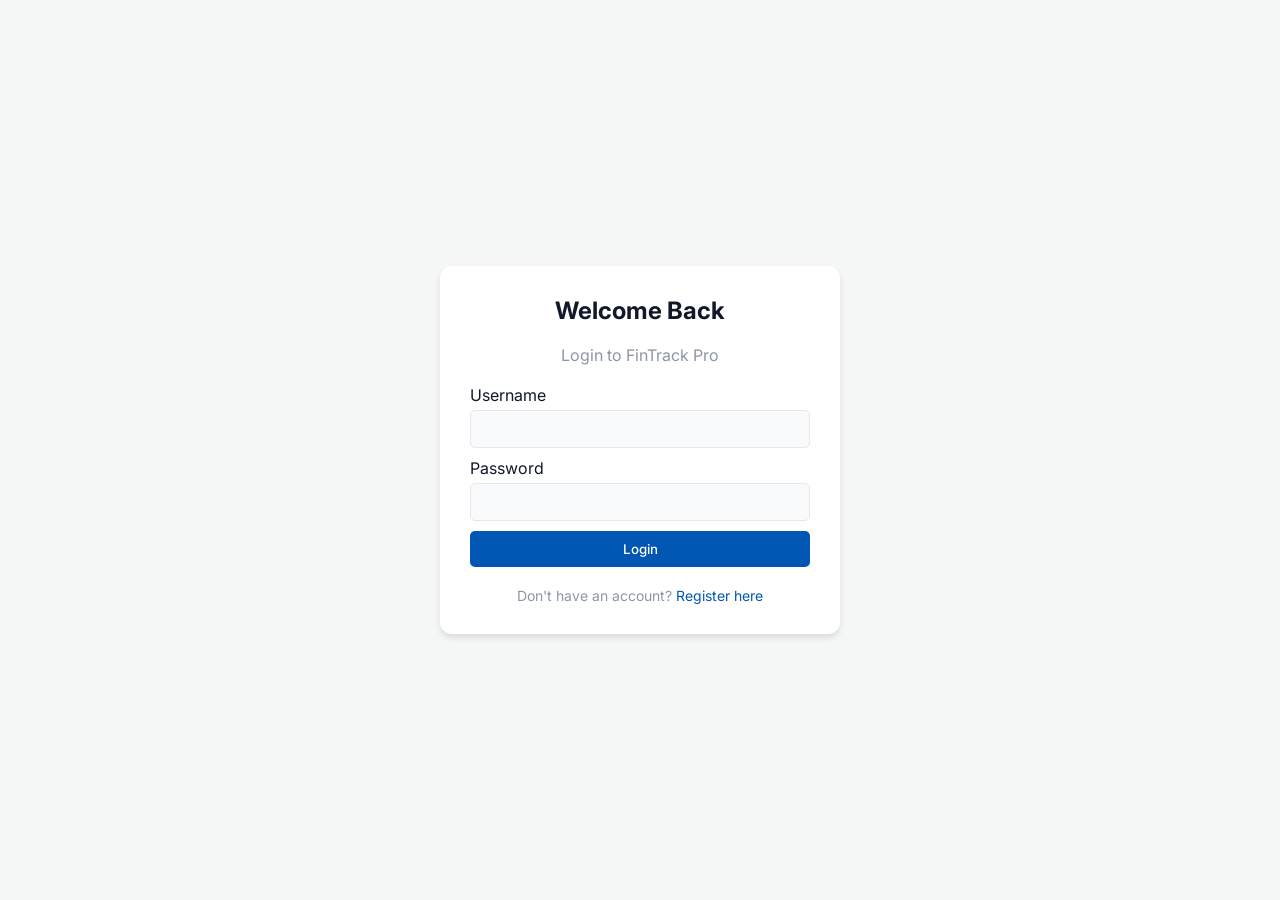
<file: index.html>
<!-- LOGIN Page -->
<!doctype html>
<html lang="en">
  <head>
    <meta charset="UTF-8" />
    <meta name="viewport" content="width=device-width, initial-scale=1.0" />
    <title>FinTrack Pro - Project</title>
    <link rel="stylesheet" href="style.css" />
  </head>
  <body style="display: flex; flex-direction: column; justify-content: center; align-items: center;">
    <div class="auth-card">
      <h2>Welcome Back</h2>
      <p>Login to FinTrack Pro</p>

      <form class="inp-form" id="login-form">
        <div class="form-group">
          <label for="Username">Username</label>
          <input required type="text" name="Username" id="login-username" />
        </div>

        <div class="form-group">
          <label for="Password">Password</label>
          <input required type="password" name="Password" id="login-password" />
        </div>

        <button id="loginBtn">Login</button>
      </form>

      <p>Don't have an account? <a href="register.html">Register here</a></p>
    </div>

    <script>
      const loginForm = document.querySelector("#login-form");
      const form = document.querySelector("form");

      // Retriving all data from local storage.
      const registeredUsers = JSON.parse(localStorage.getItem("RegisteredUsers")) || [];

      form.addEventListener("submit", (event) => {
        event.preventDefault();

        let username = event.target[0].value;
        let password = event.target[1].value;

        if (username.trim() === "" || password.trim() === "") {
          alert("Please fill all the fields!");
          return;
        }

        // Checking if user is Valid
        const validUser = registeredUsers.find((elem) => elem.username === username && elem.password === password);
        
        if(validUser){
          localStorage.setItem("currentUser", username);
          window.location.href = "dashboard.html";
          form.reset();
        }else{
          alert("Invalid Username or Password, please try again.");
          return;
        }
      });   
    </script>
  </body>
</html>
</file>
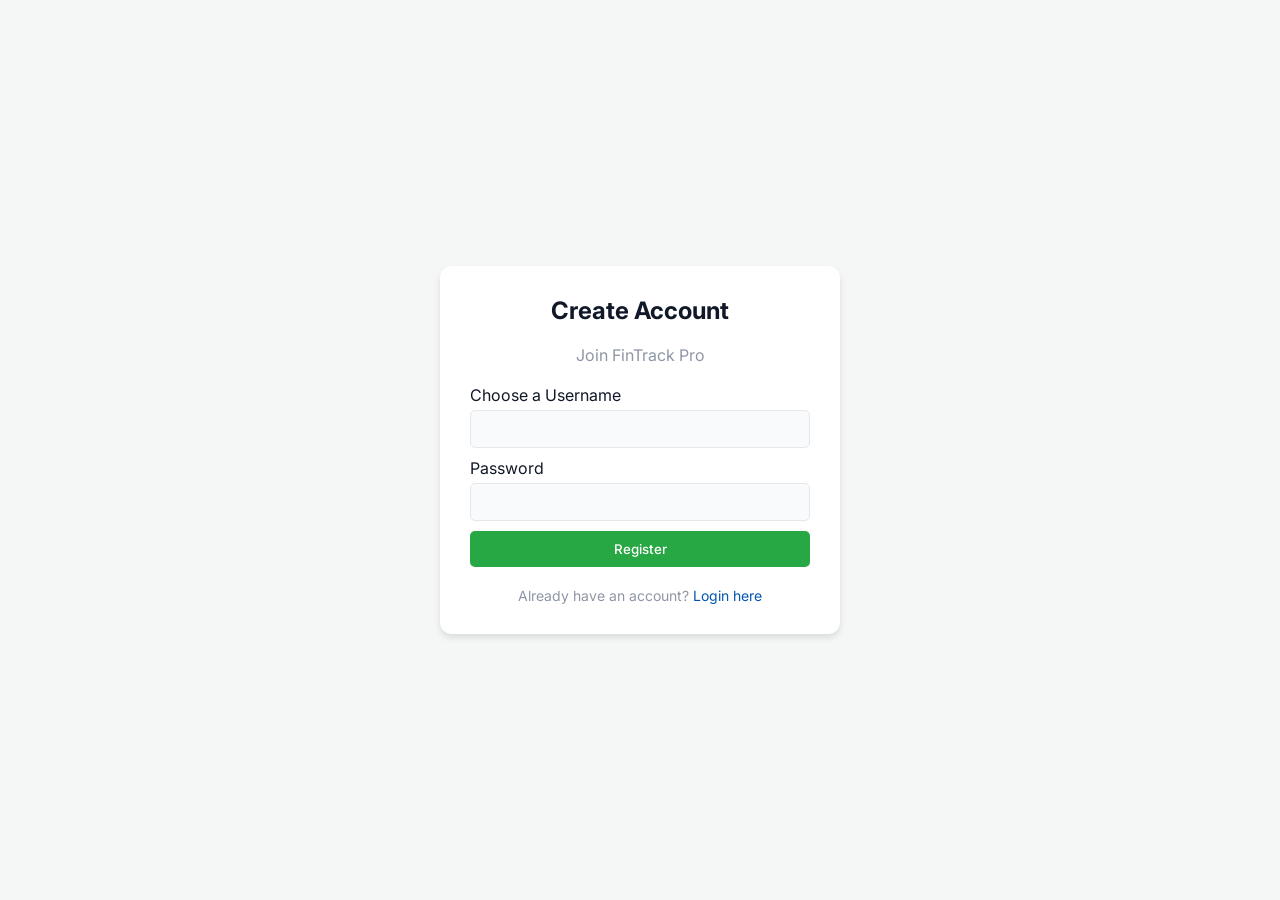
<file: register.html>
<!doctype html>
<html lang="en">
  <head>
    <meta charset="UTF-8" />
    <meta name="viewport" content="width=device-width, initial-scale=1.0" />
    <title>FinTrack Pro - Project</title>
    <link rel="stylesheet" href="style.css" />
  </head>
  <body style="display: flex; flex-direction: column; justify-content: center; align-items: center;">
    <div class="auth-card">
      <h2>Create Account</h2>
      <p>Join FinTrack Pro</p>

      <form class="inp-form" id="register-form">

        <div class="form-group">
          <label for="Username">Choose a Username</label>
          <input required type="text" name="Username" id="register-username" />
        </div>

        <div class="form-group">
          <label for="Password">Password</label>
          <input required type="password" name="Password" id="register-password" />
        </div>

        <button id="registerBtn">Register</button>
      </form>

      <p>Already have an account? <a href="index.html">Login here</a></p>
    </div>

    <script>
        const registerForm = document.querySelector("#register-form");
        const form = document.querySelector("form");

        const registeredUsers = JSON.parse(localStorage.getItem("RegisteredUsers")) || [];

        form.addEventListener("submit", (event) => {
            event.preventDefault();

            let username = event.target[0].value;
            let password = event.target[1].value;

            if(username.trim()==="" || password.trim()===""){
                alert("Please fill all the fields!");
                return;
            }

            const userExists = registeredUsers.find((elem)=> elem.username === username);

            if(userExists){
                alert("Username already Exists, please pick another username!");
                return;
            }else{
                // Converting Extracted Credentials into Object format
                let user = {
                    id: Date.now(),
                    username,
                    password,
                };

                registeredUsers.push(user);
                localStorage.setItem("RegisteredUsers", JSON.stringify(registeredUsers));

                alert("Registration Successfull!");
                window.location.href = "index.html"
                form.reset();
                
            }
            
        });

        
    </script>
  </body>
</html>
</file>
<file: style.css>
@import url("https://fonts.googleapis.com/css2?family=Inter:ital,opsz,wght@0,14..32,100..900;1,14..32,100..900&display=swap");

* {
  margin: 0;
  padding: 0;
  box-sizing: border-box;
  font-family: "Inter", sans-serif;
}

:root {
  /* Main */
  --bg: #f4f7f6;
  --sidebar: #ffffff;
  --navbar: #ffffff;
  --card: #ffffff;

  /* Text */
  --heading: #111827;
  --text: #8e96a5;

  /* Borders */
  --border: #e5e7eb;

  /* Inputs */
  --input-bg: #f8fafc;
  --input-text: #111827;

  /* Buttons */
  --primary: #3b82f6;
  --primary-hover: #2563eb;
  --add-btn-bg: #000000;
  --add-btn-hover: #222222;

  /* Sidebar */
  --sidebar-hover: #dbeafe;

  /* Sidebar links selected */
  --sidebar-active-bg: #dbeafe;
  --sidebar-active-text: #2563eb;

  /* Table */
  --table-head: #6b7280;
  --table-row: #f8fafc;

  /* Overlay */
  --overlay: rgba(0, 0, 0, 0.45);

  /* Chart */
  --graph-bg: #ffffff;
  --graph-grid: #d1d5db;
}

.dark-theme {
  /* Main */
  --bg: #111827;
  --sidebar: #1f2937;
  --navbar: #1f2937;
  --card: #1f2937;

  /* Text */
  --heading: #ffffff;
  --text: #94a3b8;

  /* Borders */
  --border: #374151;

  /* Inputs */
  --input-bg: #111827;
  --input-text: #ffffff;

  /* Buttons */
  --primary: #3b82f6;
  --primary-hover: #2563eb;
  --add-btn-bg: #3b82f6;
  --add-btn-hover: #2563eb;

  /* Sidebar */
  --sidebar-hover: #374151;

  /* Sidebar links selected */
  --sidebar-active-bg: #374151;
  --sidebar-active-text: #60a5fa;

  /* Table */
  --table-head: #94a3b8;
  --table-row: #111827;

  /* Overlay */
  --overlay: rgba(0, 0, 0, 0.6);

  /* Chart */
  --graph-bg: #111827;
  --graph-grid: #374151;
}

/* Fonts */
.f-inter {
  font-family: "Inter", sans-serif;
}

html,
body {
  height: 100%;
  width: 100%;
  overflow: hidden;
}

body {
  background: var(--bg);
  color: var(--heading);
}

p {
  color: var(--text) !important;
}

h1,
h2,
h3,
h4 {
  color: var(--heading);
}

input,
select,
textarea {
  background: var(--input-bg) !important;
  color: var(--input-text) !important;
  border: 1px solid var(--border) !important;
}

::placeholder {
  color: var(--text) !important;
}

th {
  color: var(--table-head) !important;
}

td {
  border-top: 1px solid var(--border) !important;
}

label {
  color: var(--heading) !important;
}

/* ------------- CUSTOM CLASSES ------------------- */

.view-active {
  display: flex !important;
  flex-direction: column;
}

.income {
  color: #026d2b; /* Green */
}
.income::before {
  content: "+";
}

.expense {
  color: #a20000; /* Red */
}
.expense::before {
  content: "-";
}

.active{
  display: flex !important;
}

/* ------------------------------------------------ */

/* LOGIN / REGISTER Pages */

/* Login/Register Cards */
.auth-card {
  background-color: white;
  padding: 30px;
  border-radius: 12px;
  box-shadow: 0 4px 6px rgba(0, 0, 0, 0.1);
  width: 100%;
  max-width: 400px;
  display: flex;
  flex-direction: column;
  justify-content: center;
  align-items: center;
  gap: 20px;
}

.inp-form {
  width: 100%;
  display: flex;
  flex-direction: column;
  gap: 10px;
}

.form-group {
  display: flex;
  flex-direction: column;
  justify-content: center;
  width: 100%;
  gap: 5px;
}

.form-group input {
  padding: 10px;
  width: 100%;
  border-radius: 5px;
  border: 1px solid rgba(128, 128, 128, 0.596);
}

#login-form button {
  width: 100%;
  padding: 10px;
  background-color: #0056b3;
  color: white;
  font-weight: 500;
  border: none;
  border-radius: 5px;
  cursor: pointer;
}
#register-form button {
  width: 100%;
  padding: 10px;
  background-color: #28a745;
  color: white;
  font-weight: 500;
  border: none;
  border-radius: 5px;
  cursor: pointer;
}

.auth-card p:last-child {
  font-size: 14px;
}

.auth-card a {
  text-decoration: none;
  color: #0056b3;
}

/* ------------------- DASHBOARD -------------------------- */

.app-container {
  display: flex;
  height: 100vh;
}

/* ------- Sidebar -------- */
aside {
  display: flex;
  flex-direction: column;
  justify-content: space-between;
  align-items: center;
  padding: 25px;
  background: var(--sidebar);
  border-right: 1px solid var(--border);
  min-width: 260px;
  max-width: 300px;
}

aside .top,
.bottom {
  width: 100%;
}

/* Logo */
aside .logo {
  width: 100%;
  display: flex;
  gap: 10px;
  align-items: center;
}

.logo svg {
  width: 30px;
}
/* Only Visible in Dark Mode */
.logo img:last-child {
  display: none;
}

.logo p {
  color: grey;
}

.top {
  display: flex;
  flex-direction: column;
  gap: 30px;
}

.sidelinks {
  display: flex;
  flex-direction: column;
  gap: 10px;
}

/* Sidelinks & Icons */

.sidelinks a {
  text-decoration: none;
}

.btnicon {
  width: 18px;
}

.sidebar-link {
  width: 100%;
  background-color: transparent;
  color: var(--text) !important;
  padding: 12px 16px;
  display: flex;
  gap: 5px;
  align-items: center;
  font-size: 16px;
  border: none;
  border-radius: 5px;
  transition: 0.2s ease-in-out;
}

.sidebar-link.active {
  background: var(--sidebar-active-bg);
  color: var(--sidebar-active-text) !important;
  font-weight: 500;
}
.sidebar-link.active svg path{
  fill: var(--sidebar-active-text) !important;
}

.sidebar-link:hover {
  background: var(--sidebar-hover);
  color: #0056b3;
}

.sidebar-link svg path {
  fill: #3b82f6 !important;
  transition: fill 0.2s ease-in-out;
}

.sidebar-link:hover svg path {
  fill: #003d7e !important;
}

/* Add Transaction Btn */
.bottom span {
  font-size: large;
  font-weight: normal !important;
}

.bottom button {
  background: var(--add-btn-bg);
  color: #fff;
  font-weight: 500;
  font-size: 13.3px;
  padding: 12px;
  width: 100%;
  border: none;
  border-radius: 10px;
  cursor: pointer;
}

.bottom button {
  background: var(--add-btn-hover);
}

/* ------------------ MAIN ------------------------- */

/* Nav/Header */
main {
  width: 100%;
  flex: 1;
  overflow-y: auto; /* Only main scrolls */
  height: 100vh;
}

header {
  display: flex;
  justify-content: flex-end;
  padding: 16px 32px;
  background: var(--navbar);
  border-bottom: 1px solid var(--border);
}

header .user-actions {
  display: flex;
  align-items: center;
  gap: 40px;
}

.user-actions .user-profile {
  padding-left: 20px;
  border-left: 1px solid var(--border);
  color: var(--heading);
  font-size: 15px;
  font-weight: 500;
}

.user-actions button {
  display: flex;
  align-items: center;
  gap: 5px;
  background-color: transparent;
  padding: 8px 16px;
  margin: 0 0 0 20px;
  background: var(--card);
  color: var(--heading);
  border: 1px solid var(--border);
  border-radius: 5px;
  font-weight: 500;
  cursor: pointer;
}

button svg {
  width: 15px;
}

/* Main Page Sections */
.view-section {
  display: none;
  padding: 30px;
}

.page-header {
  margin-bottom: 25px;
}

.page-header h1 {
  font-weight: 600;
  font-size: 28px !important;
}
.page-header p {
  color: grey;
  font-size: 14px;
}

/* Dashboard Section */

/* Overview Cards */
.overview-cards {
  display: grid;
  grid-template-columns: repeat(4, 1fr);
  gap: 20px;
  margin-bottom: 25px;
}

.card {
  padding: 20px;
  display: flex;
  flex-direction: column;
  gap: 5px;
  background: var(--card);
  border: 1px solid var(--border);
  border-radius: 10px;
}

.card-icon {
  width: 40px;
  height: 40px;
  display: flex;
  justify-content: center;
  align-items: center;
  border: none;
  border-radius: 10px;
}

.card-icon img {
  width: 20px;
}

.card p {
  color: grey;
  font-size: 14px;
}

.card h3 {
  font-size: 24px;
}

.bg-blue {
  background-color: #dbeafe;
}
.bg-green {
  background-color: #dcfce7;
}
.bg-red {
  background-color: #fee2e2;
}

.text-green {
  color: #166534 !important;
}

.text-red {
  color: #991b1b !important;
}

/* Dashboard Grid */
.dashboard-grid {
  display: grid;
  grid-template-columns: 2fr 1fr;
  gap: 20px;
}

.main-column {
  display: flex;
  flex-direction: column;
  gap: 20px;
}

/* CHART */
.chart-legend {
  display: flex;
  justify-content: center;
  gap: 25px;
  margin-bottom: 15px;
}

.legend-item {
  display: flex;
  align-items: center;
  gap: 8px;
  color: var(--heading);
  font-weight: 500;
}

.legend-box {
  width: 18px;
  height: 18px;
  border-radius: 3px;
}

.income-legnd {
  background: #026d2b;
}

.expense-legnd {
  background: #a20000;
}

.search-bar {
  background: var(--input-bg);
  border: 1px solid var(--border);
  display: flex;
  gap: 5px;
  padding: 10px 16px;
  width: 400px;
}

.search-bar svg {
  width: 20px;
}
.search-bar input {
  border: none !important;
  outline: none;
}

table {
  width: 100%;
  border-collapse: collapse;
}

table tr {
  border-bottom: 1px solid rgba(202, 202, 202, 0.702);
}

th {
  color: gray;
  font-size: smaller;
  text-align: left;
}

td {
  font-size: smaller;
}

td,
th {
  padding-top: 12px;
  padding-bottom: 12px;
  padding-left: 15px;
  padding-right: 15px;
}

.action-btn {
  border: none;
  padding: 5px;
  border-radius: 5px;
  background-color: transparent;
  cursor: pointer;
  transition: 0.2s ease-in-out;
}

.btn-edit:hover {
  background-color: #dbeafe;
}

.btn-delete:hover {
  background-color: #fee2e2;
}

.action-btn img {
  width: 18px;
}

/* Side-column */

.preference-theme {
  display: flex;
  justify-content: space-between;
  align-items: center;
  border-bottom: 1px solid rgba(199, 199, 199, 0.673);
  padding-top: 20px;
  padding-bottom: 20px;
}

.theme-toggle input {
  display: none;
}

.slider {
  display: inline-block;
  position: relative;
  width: 35px;
  height: 20px;
  background: #bbb;
  border-radius: 50px;
  cursor: pointer;
  transition: 0.3s;
}

.slider::before {
  content: "";
  position: absolute;
  width: 14px;
  height: 14px;
  left: 3px;
  top: 3px;
  background: white;
  border-radius: 50%;
  transition: 0.3s;
}

input:checked + .slider {
  background: #4a90e2;
}

input:checked + .slider::before {
  transform: translateX(15px);
}

.side-column button {
  padding: 5px;
  display: flex;
  align-items: center;
  justify-content: center;
  gap: 3px;
  border: 1px solid rgba(255, 0, 0, 0.487);
  border-radius: 5px;
  background: var(--card);
  color: #991b1b;
  font-size: 14px;
  font-weight: 600;
  cursor: pointer;
}

.side-column button img {
  width: 18px;
}

.side-column .card {
  gap: 10px;
}

/* Settings Section */
.form-row {
  display: flex;
  gap: 16px;
  margin-bottom: 40px;
}

#settingsForm .form-group label {
  font-size: 14px;
}

#settingsForm .form-group input,
select {
  padding: 10px;
  border: 1px solid rgba(202, 202, 202, 0.471);
  background-color: #f8f9fb;
  border-radius: 6px;
  color: black;
}

#settingsForm button {
  padding: 10px 15px;
  background-color: black;
  color: white;
  border: none;
  border-radius: 5px;
}

/* Overlay */
.transaction-overlay {
  display: none;
  align-items: center;
  justify-content: center;
  position: absolute;
  top: 0;
  width: 100%;
  height: 100%;
  background: var(--overlay);
}

.overlay-content {
  background: var(--card);
  padding: 24px;
  border-radius: 12px;
  width: 100%;
  max-width: 400px;
  box-shadow: 0 10px 25px rgba(0, 0, 0, 0.1);
}

.overlay-header {
  display: flex;
  justify-content: space-between;
  align-items: center;
  margin-bottom: 20px;
}
.overlay-header span {
  cursor: pointer;
}

/* Transaction Form */
#transactionForm {
  display: flex;
  flex-direction: column;
  gap: 10px;
}

#transactionForm label {
  font-size: 14px;
  color: rgb(29, 29, 29);
}

#transactionForm button {
  width: 100%;
  padding: 10px 15px;
  border: none;
  border-radius: 5px;
  background-color: black;
  color: white;
}

/* -------- GRAPH ----------- */
.graph-area {
  height: 300px;
  background: var(--graph-bg);
}

.graph-area canvas {
  width: 100% !important;
  height: 100% !important;
}
</file>
